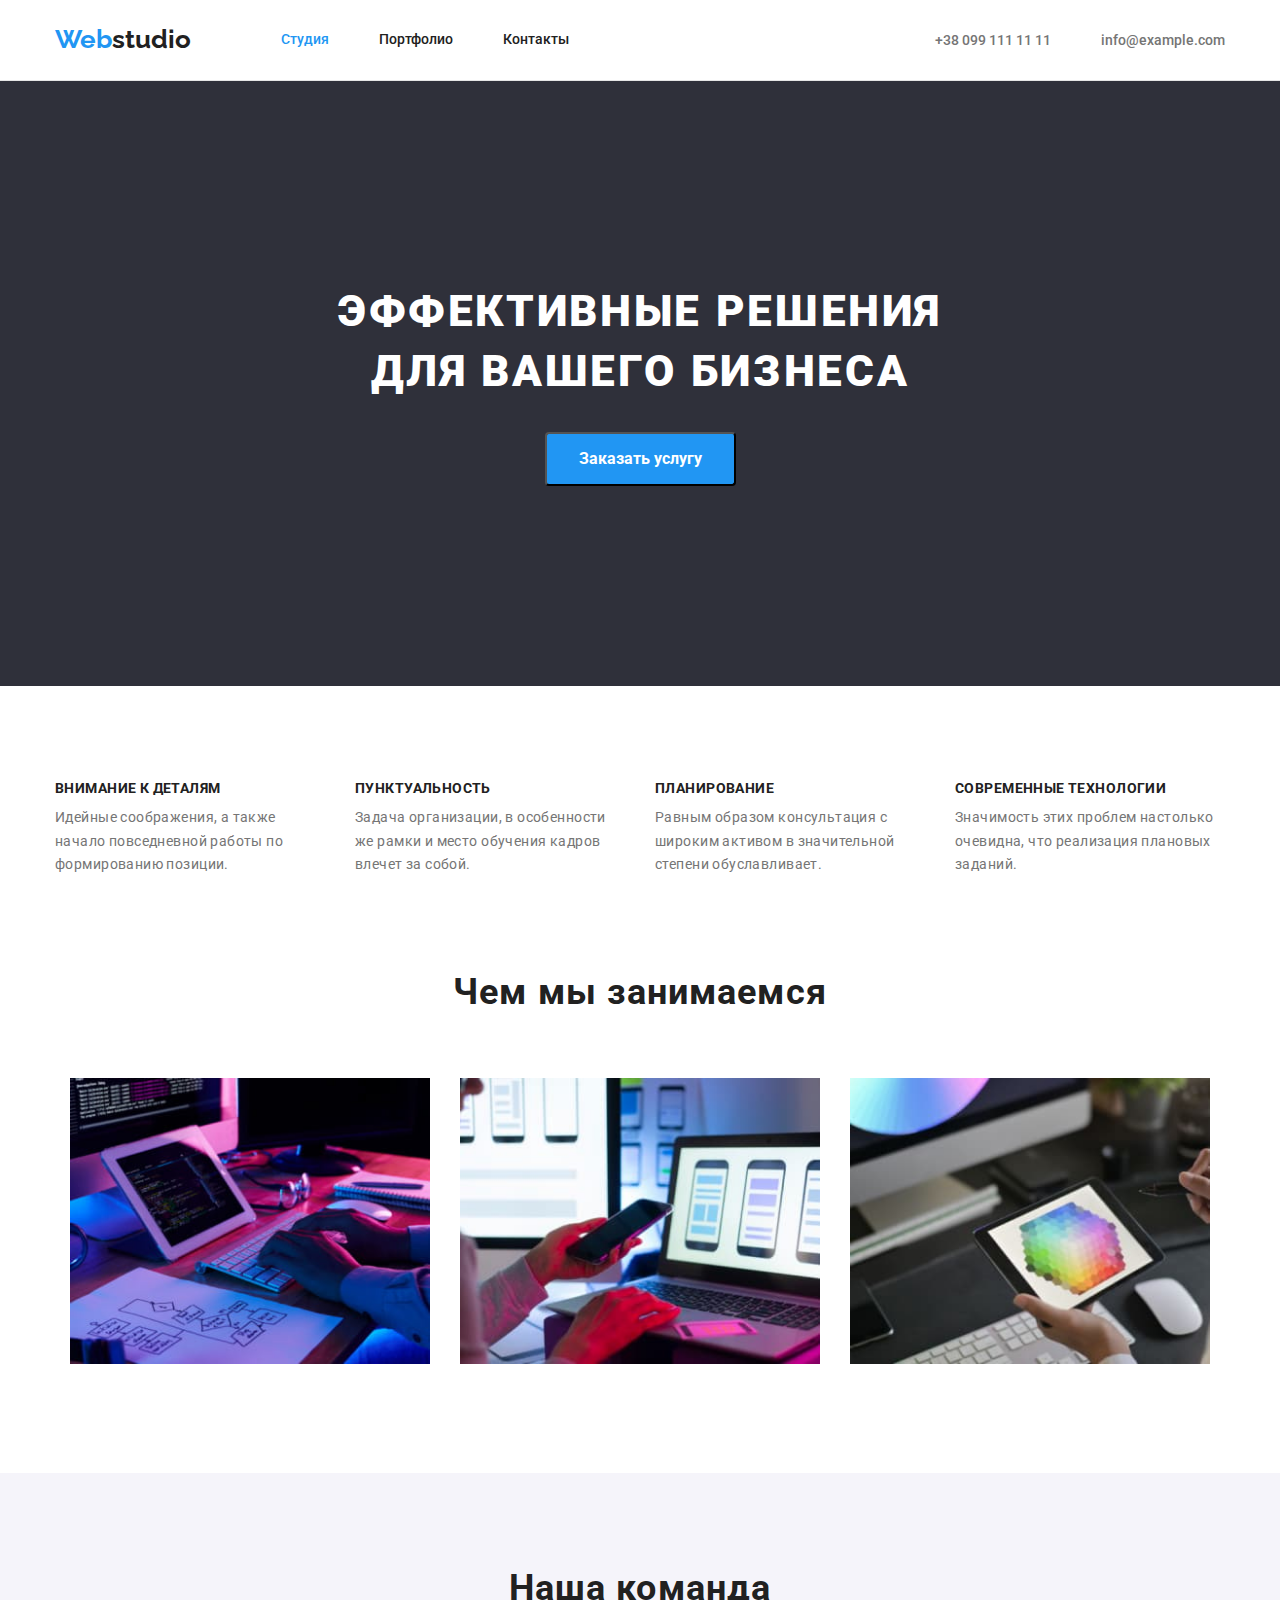
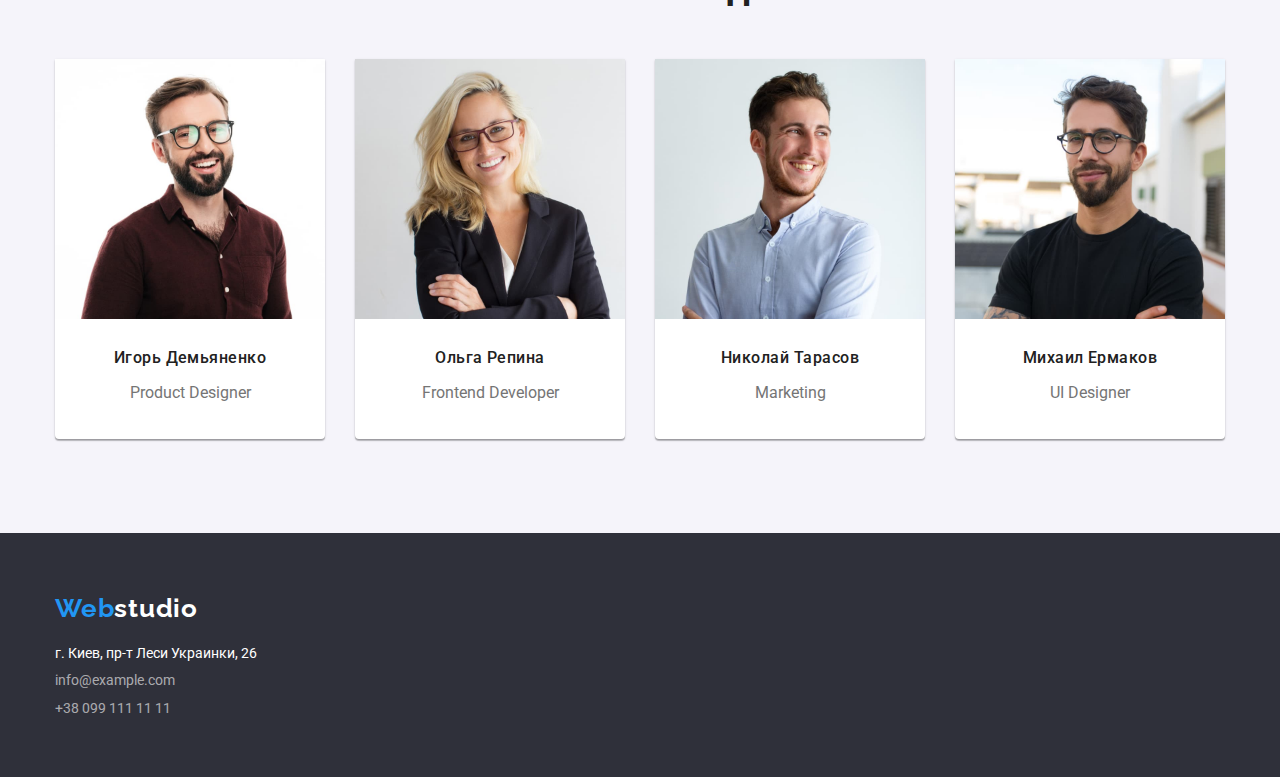
<file: index.html>
<!DOCTYPE html>
<html lang="ru">
<head>
    <meta charset="UTF-8">
    <meta http-equiv="X-UA-Compatible" content="IE=edge">
    <meta name="viewport" content="width=device-width, initial-scale=1.0">
    <title>WebStudio</title>
    <!--Fonts-->
    <link rel="preconnect" href="https://fonts.googleapis.com">
    <link rel="preconnect" href="https://fonts.gstatic.com" crossorigin>
    <link
        href="https://fonts.googleapis.com/css2?family=Oleo+Script:wght@400;700&family=Raleway:wght@700&family=Roboto:wght@400;500;700;900&display=swap"
        rel="stylesheet">
    <link rel="stylesheet" href="https://cdn.jsdelivr.net/npm/modern-normalize@1.1.0/modern-normalize.min.css" />
    <link rel="stylesheet" href="./css/styles.css">
</head>
<body>
    <header class="page-header">
        <div class="container main-nav">
        <!--about-->
            <a class="logo" href="./index.html">Web<span class="logo-text">studio</span></a>
            <nav class="header-nav">
                <ul class="header-list list">
                    <li class="item"><a class="header-link current" href="./index.html">Студия</a></li>
                    <li class="item"><a class="header-link" href="./portfolio.html">Портфолио</a></li>
                    <li class="item"><a class="header-link" href="">Контакты</a></li>
                </ul>
            </nav>
                <ul class="header-list-auth list">
                    <li class="item">
                        <a class="header-list-item" href="tel:+380991111111">+38 099 111 11 11</a>
                    </li>
                    <li class="item">
                        <a class="header-list-item" href="mailto:info@example.com">info@example.com</a>
                    </li>
                </ul>
        </div>
    </header>
    <main>
<!--Block 1-->
<section class="section-about">
    <div class="container">
    <h1 class="section-title text-about">Эффективные решения для вашего бизнеса</h1>
    <button class="button-hero" type="button">Заказать услугу</button>
    </div>
</section>
<!--Block 2-->
<section class="section-descreption">
    <div class="container">
    <h2 class="visually-hidden">Наши преимущества</h2>
    <ul class="feature-list list">
        <li class="list-item">
            <h3 class="descreption">Внимание к деталям</h3>
            <p class="text-descreption">Идейные соображения, а также начало повседневной работы по формированию позиции.</p>
        </li>
        <li class="list-item">
            <h3 class="descreption">Пунктуальность</h3>
            <p class="text-descreption">Задача организации, в особенности же рамки и место обучения кадров влечет за собой.</p>
        </li>
        <li class="list-item">
            <h3 class="descreption">Планирование</h3>
            <p class="text-descreption">Равным образом консультация с широким активом в значительной степени обуславливает.</p>
        </li>
        <li class="list-item">
            <h3 class="descreption">Современные технологии</h3>
            <p class="text-descreption">Значимость этих проблем настолько очевидна, что реализация плановых заданий.</p>
        </li>
    </ul>
    </div>
</section>
<!--Block3-->
<section class="work work-about work-about-section">
    <div class="container">
    <h2 class="work-text container-work">Чем мы занимаемся</h2>
    <ul class="list">
        <li class="list-caption">
            <img class="caption-img" src="./imiges/block3/bild1.jpg" alt="the person typing" width="370" height="290">
        </li>
        <li class="list-caption">
            <img class="caption-img" src="./imiges/block3/bild2.jpg" alt="the person chooses layout" width="370" height="290">
        </li>
        <li class="list-caption">
            <img class="caption-img" src="./imiges/block3/bild3.jpg" alt="the person chooses color" width="370" height="290">
        </li>
    </ul>
    </div>
</section>
<!--Block 4 Team-->
<section class="team no-padding">
    <div class="container">
    <h2 class="team-title">Наша команда</h2>
    <ul class="list">
        <li class="team-worker">
            <img src="./imiges/block4/screen1.jpg" alt="photo of team person" width="270" height="260">
            <div class="team-container">
            <h3 class="team-name">Игорь Демьяненко</h3>
            <p class="position" lang="en">Product Designer</p>
            </div>
        </li>
        <li class="team-worker"> 
            <img src="./imiges/block4/screen2.jpg" alt="photo of team person" width="270" height="260">
            <div class="team-container">
            <h3 class="team-name">Ольга Репина</h3>
            <p class="position" lang="en">Frontend Developer</p>
            </div>
        </li>
        <li class="team-worker">
            <img src="./imiges/block4/screen3.jpg" alt="photo of team person" width="270" height="260">
            <div class="team-container">
            <h3 class="team-name">Николай Тарасов</h3>
            <p class="position" lang="en">Marketing</p>
            </div>
        </li>
        <li class="team-worker">
            <img src="./imiges/block4/screen4.jpg" alt="photo of team person" width="270" height="260">
            <div class="team-container">
            <h3 class="team-name">Михаил Ермаков</h3>
            <p class="position" lang="en">UI Designer</p>
            </div>
        </li>
    </ul>
    </div>
</section>
    </main> 
    <!--Block 5 Address-->
<footer class="footer">
    <section>
        <div class="container">
        <h2 class="visually-hidden">Контакты</h2>
        <a class="logo" href="./index.html">Web<span class="footer-logo-text">studio</span></a>
        <address class="address">
            <ul class="list-footer list-list">
            <li class="item">
                <a class="list-adress item-map" href="https://goo.gl/maps/WNtPrvYmRMJwgZ4R8" target="_blank" rel="noopener noreferrer">г. Киев, пр-т Леси Украинки, 26</a>
            </li>
            <li class="item">
                <a class="list-mail" href="mailto:info@example.com">info@example.com</a>
            </li>
            <li class="item">
                <a class="list-phone" href="tel:+380991111111">+38 099 111 11 11</a>
            </li>
            </ul>
        </address>
        </div>
    </section>
</footer>  
</body>
</html>
</file>
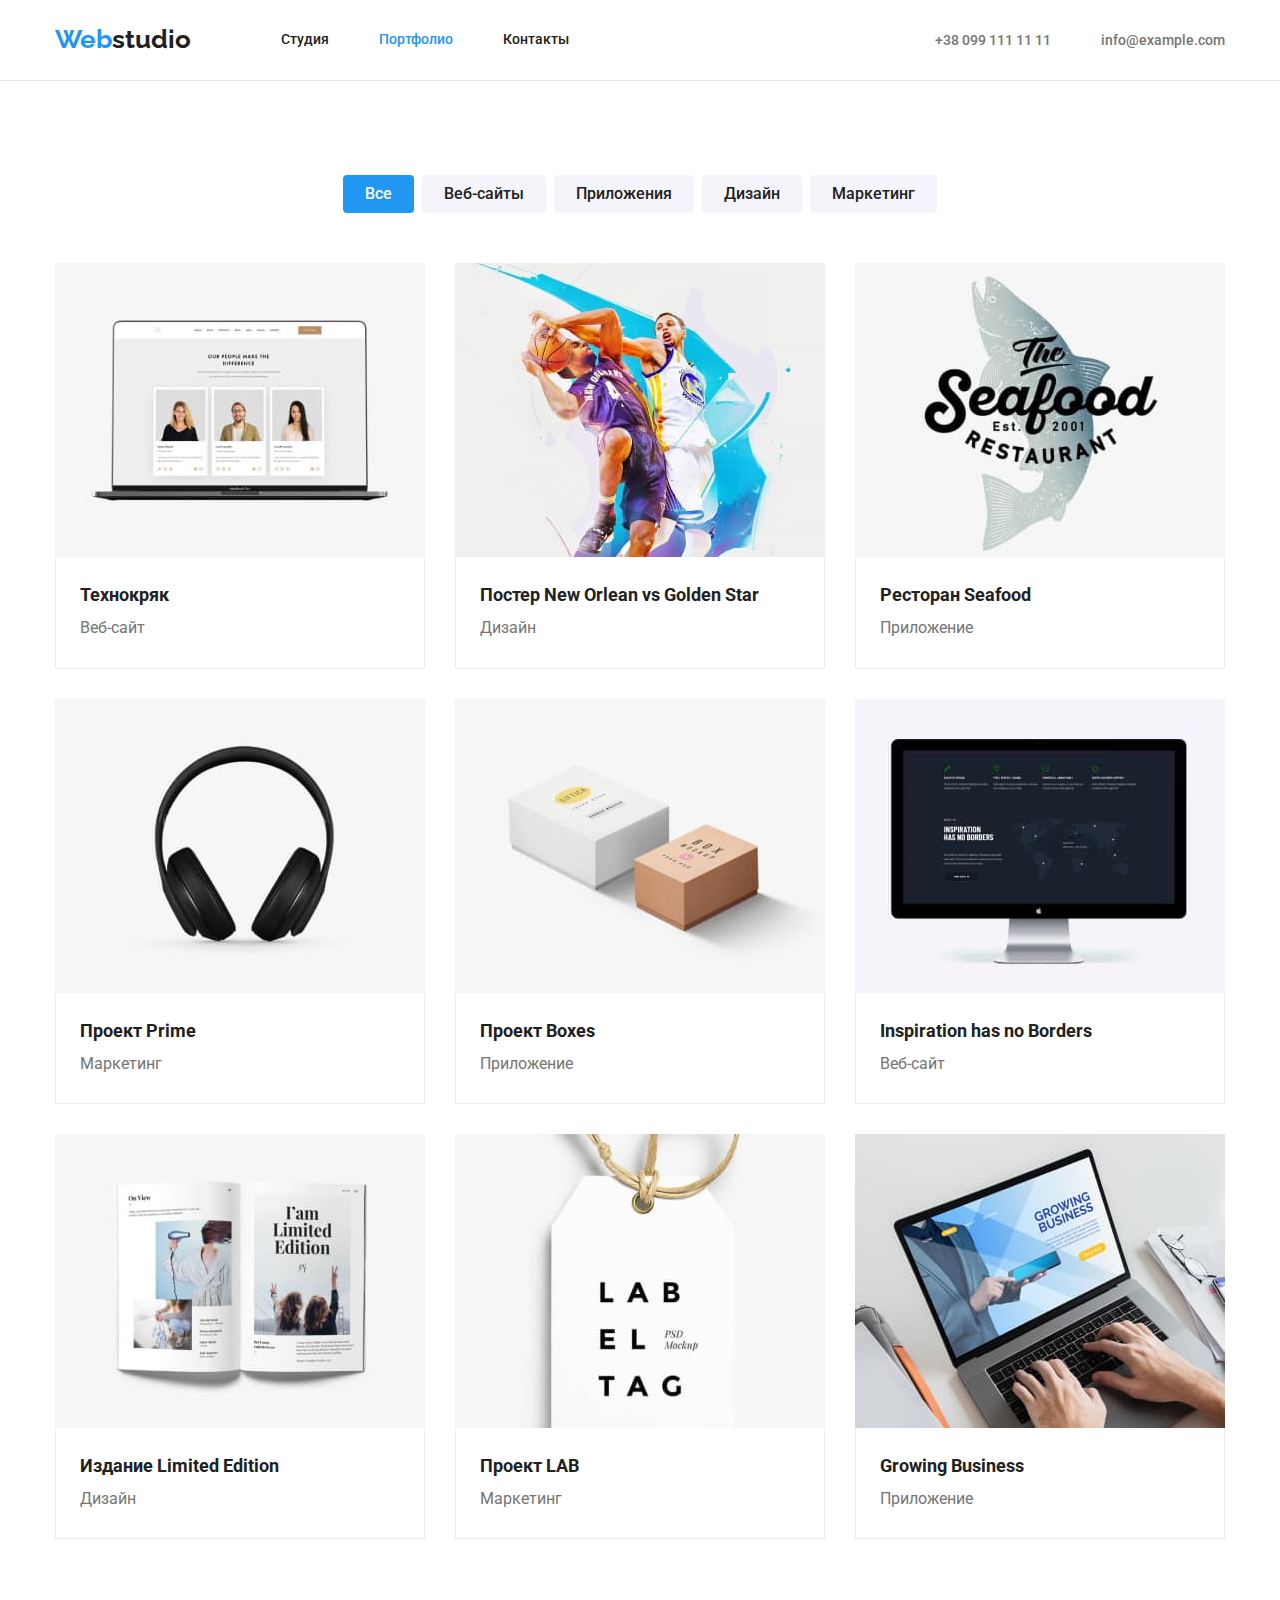
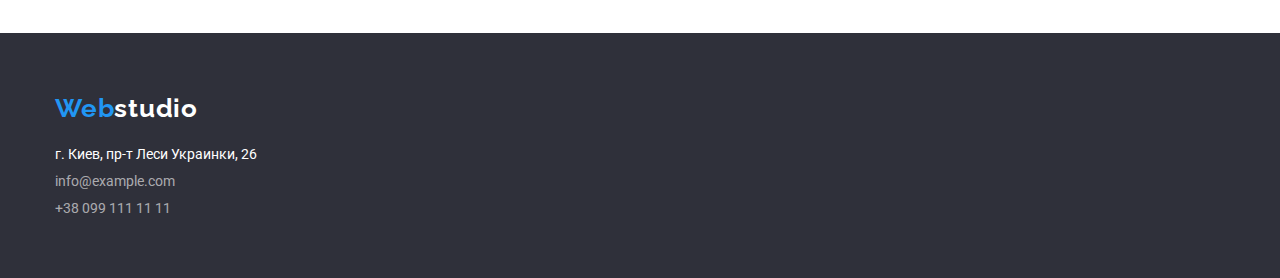
<file: portfolio.html>
<!DOCTYPE html>
<html lang="ru">
<head>
    <meta charset="UTF-8">
    <meta http-equiv="X-UA-Compatible" content="IE=edge">
    <meta name="viewport" content="width=device-width, initial-scale=1.0">
    <title>Portfolio</title>
    <link rel="preconnect" href="https://fonts.googleapis.com">
    <link rel="preconnect" href="https://fonts.gstatic.com" crossorigin>
    <link 
        href="https://fonts.googleapis.com/css2?family=Oleo+Script:wght@400;700&family=Raleway:wght@700&family=Roboto:wght@400;500;700;900&display=swap"
        rel="stylesheet">
    <link rel="stylesheet" href="https://cdn.jsdelivr.net/npm/modern-normalize@1.1.0/modern-normalize.min.css" />
    <link rel="stylesheet" href="./css/styles.css">
</head>
<body>
    <header class="page-header">
        <div class="container main-nav">
            <!--about-->
            <a class="logo" href="./index.html">Web<span class="logo-text">studio</span></a>
            <nav class="header-nav">
                <ul class="header-list list">
                    <li class="item"><a class="header-link" href="./index.html">Студия</a></li>
                    <li class="item"><a class="header-link current" href="./portfolio.html">Портфолио</a></li>
                    <li class="item"><a class="header-link" href="">Контакты</a></li>
                </ul>
            </nav>
            <ul class="header-list-auth list">
                <li class="item">
                    <a class="header-list-item" href="tel:+380991111111">+38 099 111 11 11</a>
                </li>
                <li class="item">
                    <a class="header-list-item" href="mailto:info@example.com">info@example.com</a>
                </li>
            </ul>
        </div>
    </header>
    <main>
        <!--Block 1 Button-->
        <section class="portfolio">
            <div class="container">
            <h1 class="visually-hidden">Наши работы</h1>
            <ul class="filter list">
                <li>
                    <button class="button-nav" type="button">Все</button>
                </li>
                <li>
                    <button class="btn" type="button">Веб-сайты</button>
                <li>
                    <button class="btn" type="button">Приложения</button>
                </li>
                <li>
                    <button class="btn" type="button">Дизайн</button>
                </li>
                <li>
                    <button class="btn" type="button">Маркетинг</button>
                </li>
            </ul>
            </div>
            <div class="container">
            <ul class="link list">
                <li class="item-link">
                    <a href="">
                        <img src="./imiges/block-portfolio/blockportfolio1.jpg" alt="employee image" width="370" height="290">
                        <div class="list-direction">
                        <h2 class="direction">Технокряк</h2>
                        <p class="description">Веб-сайт</p>
                        </div>
                    </a>
                <li class="item-link">
                    <a href="">
                        <img src="./imiges/block-portfolio/blockportfolio4.jpg" alt="play baskedball" width="370" height="290">
                        <div class="list-direction">
                        <h2 class="direction">Постер<span lang="en"> New Orlean vs Golden Star</span></h2>
                        <p class="description">Дизайн</p>
                        </div>
                    </a>
                </li>
                <li class="item-link">
                    <a href="">
                        <img src="./imiges/block-portfolio/blockportfolio5.jpg" alt="seafood restaurant" width="370" height="290">
                        <div class="list-direction">
                        <h2 class="direction">Ресторан<span lang="en"> Seafood</span></h2>
                        <p class="description">Приложение</p>
                        </div>
                    </a>
                </li>
                <li class="item-link">
                    <a href="">
                        <img src="./imiges/block-portfolio/blockportfolio2.jpg" alt="headphone image" width="370" height="290">
                        <div class="list-direction">
                        <h2 class="direction">Проект<span lang="en"> Prime</span></h2>
                        <p class="description">Маркетинг</p>
                        </div>
                    </a>
                </li>
                <li class="item-link">
                    <a href="">
                        <img src="./imiges/block-portfolio/blockportfolio6.jpg" alt="boxes image" width="370" height="290">
                        <div class="list-direction">
                        <h2 class="direction" >Проект<span lang="en"> Boxes</span></h2>
                        <p class="description">Приложение</p>
                        </div>
                    </a>
                </li>
                <li class="item-link">
                    <a href="">
                        <img src="./imiges/block-portfolio/blockportfolio7.jpg" alt="monitor image" width="370" height="290">
                        <div class="list-direction">
                        <h2 class="direction" lang="en">Inspiration has no Borders</h2>
                        <p class="description">Веб-сайт</p>
                        </div>
                    </a>
                </li>
                <li class="item-link">
                    <a href="">
                        <img src="./imiges/block-portfolio/blockportfolio3.jpg" alt="magasine image" width="370" height="290">
                        <div class="list-direction">
                        <h2 class="direction">Издание<span lang="en"> Limited Edition</span></h2>
                        <p class="description">Дизайн</p>
                        </div>
                    </a>
                </li>
                <li class="item-link">
                    <a href="">
                        <img src="./imiges/block-portfolio/blockportfolio8.jpg" alt="project name" width="370" height="290">
                        <div class="list-direction">
                        <h2 class="direction">Проект<span lang="en"> LAB</span></h2>
                        <p class="description">Маркетинг</p>
                        </div>
                    </a>
                </li>
                <li class="item-link">
                    <a href="">
                        <img src="./imiges/block-portfolio/blockportfolio9.jpg" alt="typing on notebook" width="370" height="290">
                        <div class="list-direction">
                        <h2 class="direction" lang="en">Growing Business</h2>
                        <p class="description">Приложение</p>
                        </div>
                    </a>
                </li>
            </ul>
            </div>
        </section>
    </main>
<footer class="footer">
    <section>
        <div class="container">
            <h2 class="visually-hidden">Контакты</h2>
            <a class="logo" href="./index.html">Web<span class="footer-logo-text">studio</span></a>
            <address class="address">
                <ul class="list-footer list-list">
                    <li class="item">
                        <a class="list-adress item-map" href="https://goo.gl/maps/WNtPrvYmRMJwgZ4R8" target="_blank"
                            rel="noopener noreferrer">г. Киев, пр-т Леси Украинки, 26</a>
                    </li>
                    <li class="item">
                        <a class="list-mail" href="mailto:info@example.com">info@example.com</a>
                    </li>
                    <li class="item">
                        <a class="list-phone" href="tel:+380991111111">+38 099 111 11 11</a>
                    </li>
                </ul>
            </address>
        </div>
    </section>
</footer>
</body>
</html>
</file>
<file: css/styles.css>
:root {
 --primary-text-color: #757575;
 --title-text-color: #212121;
 --accent-color: #2196F3;
 --bg-color: #FFFFFF;
 --secondary-bg-color: #2F303A; 
 --third-bg-color: #F5F4FA;
 --primary-color: #188CE8;
 --page-header-color: #E5E5E5;
}

body {
    font-family: "Roboto", "Regular", sans-serif;
    background-color: var(--bg-color);
    font-style: normal;
    color: var(--title-text-color)
}

/* reset */
h1,
h2,
h3,
h4,
p {
    margin: 0;
}

img {
    display: block;
    max-width: 100%;
    height: auto;
}

.visually-hidden {
    position: absolute;
    white-space: nowrap;
    width: 1px;
    height: 1px;
    overflow: hidden;
    border: 0;
    padding: 0;
    clip: rect(0 0 0 0);
    clip-path: inset(50%);
    margin: -1px;
}

/* container */

.list {
    margin: -15px;
    display: flex;
    list-style: none;
    margin: 0;
    padding: 0;
}

.list-caption {
    margin: 15px;
}

.list-footer {
    list-style: none;
    margin: 0;
    padding: 0;
}

.container{
    width: 1200px;
    padding-left: 15px;
    padding-right: 15px;
    margin-left: auto;
    margin-right: auto;
}

.container-work{
    padding-top: 0px;
}

.page-header {
    border-bottom: 1px solid var(--page-header-color);
}

/*Main nav */

.main-nav {
    display: flex;
    align-items: center;
}

.header-nav {
    display: flex;
}

/* Button portfolio */

.button-hero {
    display: inline-block;
    padding: 10px 32px;
    border-radius: 4px;
    line-height: 30px;

    color: var(--bg-color);
    background-color: var(--accent-color);
    font-weight: 700;
    font-size: 16px;

}

.button-hero:hover,
.button-hero:focus {
    color: var(--bg-color);
    background-color: var(--primary-color);
}

.button-nav {
    display: inline-block;
    padding: 6px 22px;
    border-radius: 4px;
    line-height: 26px;

    font-family: inherit;
    color: var(--bg-color);
    background-color: var(--accent-color);
    font-weight: 500;
    font-size: 16px;
    border: none;
}

.button-nav:hover,
.button-nav:focus {
    color: var(--bg-color);
}

.btn {
    display: inline-block;
    padding: 6px 22px;
    border-radius: 4px;
    margin-left: 8px;
    line-height: 26px;

    font-family: inherit;
    color: var(--title-text-color);
    background-color: var(--third-bg-color);
    font-weight: 500;
    font-size: 16px;
    border: none;
}

.btn:hover,
.btn:focus {
    color: var(--bg-color);
    background-color: var(--accent-color);
}

.filter{
   margin-bottom: 50px;
   justify-content: center;
}

.section-title {
    color: var(--title-text-color);    
}

a {
    text-decoration: none;
}

/* WebStudio */
.logo {
    margin-top: 24px;
    margin-bottom: 25px;

    font-family: 'Raleway', sans-serif;
    font-weight: 700;
    font-size: 26px;
    line-height: 1.2;
    color: var(--accent-color);
}

.logo-text{
    color: var(--title-text-color)
}

/* Section about */

.section-about {
    text-align: center;
    padding-top: 200px;
    padding-bottom: 200px;

    background-color: var(--secondary-bg-color);
}

.section-about .section-title {
    max-width: 650px;
    margin: 0 auto;
    margin-bottom: 30px;
    margin-top: 0;
    text-transform: uppercase;
    font-weight: 900;
    font-size: 44px;
    line-height: 1.37;
    letter-spacing: 0.06em;
    text-align: center;
}

.feature-list {
    display: flex;
    flex-wrap: wrap;
    padding-left: 0;
}

.feature-list .list-item {
    width: 270px;
}

.feature-list .list-item:not(:last-child) {
    margin-right: 30px;
}

.feature-list .descreption {
    margin: 0;
    margin-bottom: 10px;
}

.text-about {
    font-family: 'Roboto';
    font-weight: 700;
    font-size: 44px;
    line-height: 1.9;
    text-transform: uppercase;
    color: var(--bg-color);
    margin-bottom: 40px;
}

.section-descreption {
    padding: 94px 0;
}
.descreption{
    margin-bottom: 10px;
    margin-top: 0;
    font-family: 'Roboto';
    font-weight: 700;
    font-size: 14px;
    line-height: 1.15;
    letter-spacing: 0.03em;
    text-transform: uppercase;
    color: var(--title-text-color);
}

.text-descreption {
    font-size: 14px;
    line-height: 1.7;
    letter-spacing: 0.03em;
    color: var(--primary-text-color);
}

.list .list-item {
    width: 270px;
}

/* Section work */

.work {
    padding-bottom: 94px;
}

.work .work-text {
    margin-top: 0;
    margin-bottom: 50px;
    text-align: center;
}

.work .work-about {
    padding-top: 0;
    padding-bottom: 0;
}

.work .work-about .work-about-section {
    padding-top: 0%;
}

.work .work-text {
    margin-top: 0;
    margin-bottom: 50px;
}

.work-text {
    text-align: center;
    font-weight: 700;
    font-size: 36px;
    line-height: 1.17;
    letter-spacing: 0.03em;
    color: var(--title-text-color);
}

.caption-img:nth-child(2) {
    margin-right: 30px;
    margin-left: 30px;
}

/* Team */

.team {
    background: var(--third-bg-color);
    padding-top: 94px;
    padding-bottom: 94px;
}

.team-title {
    margin-top: 0;
    margin-bottom: 50px;
    
    font-height: 700;
    font-size: 36px;
    line-height: 1, 17;
    text-align: center;
}

.time .team-title {
    margin-top: 0;
    margin-bottom: 50px;
    
    color: var(--title-text-color);
    font-weight: 700;
    font-size: 36px;
    line-height: 1, 17;
    text-align: center;
}

.section .no-padding {
    padding-top: 0;
    padding-bottom: 0;
}


.team-container {
    padding-top: 30px;
    padding-bottom: 30px;
}

.list .team-name {
    margin-bottom: 10px;
    margin-top: 0;
    text-align: center;
}

.list .position {
    margin-top: 0;
    margin-bottom: 0;
    color: var(--primary-text-color);
    font-weight: 400;
    font-size: 16px;
    line-height: 1.9;
    text-align: center;
}

.team-worker:nth-child(-n+3) {
    margin-right: 30px;
}

.team-worker {
    background: var(--bg-color);
    box-shadow: 0px 1px 3px rgba(0, 0, 0, 0.12), 0px 1px 1px rgba(0, 0, 0, 0.14), 0px 2px 1px rgba(0, 0, 0, 0.2);
    border-radius: 0px 0px 4px 4px;
}

/* Footer */

.footer-logo-text {
    font-weight: 700;
    font-size: 26px;
    line-height: 1.2;
    color: var(--bg-color);
}

.header-list {
    display: flex;
    margin-left: 90px;
}

.header-list .item + .item {
    margin-left: 50px;
}


.header-list-auth {
    display: flex;
    margin-left: auto;
}

.header-list-auth .item + .item {
    margin-left: 50px;
}

/* Header-link*/

.header-link {
    display: block;
    padding-top: 32px;
    padding-bottom: 32px;

    font-family: 'Roboto', sans-serif;
    font-weight: 500;
    font-size: 14px;
    line-height: 1.14;
    color: var(--title-text-color);  
}

.header-link:hover,
.header-link:focus {
    color: var(--accent-color)
}
/* Header-list */

.header-list-item{
    padding-top: 32px;
    padding-bottom: 32px;
    font-family: 'Roboto', sans-serif;
    font-weight: 500;
    font-size: 14px;
    line-height: 1.14;
    color: var(--primary-text-color)
}

.header-list-item:hover,
.header-list-item:focus {
    color: var(--accent-color)
}

.header-link.current {
    color: var(--accent-color)
}

.team-title{
    font-family: 'Roboto';
    font-weight: 700;
    font-size: 36px;
    line-height: 1.17;
    letter-spacing: 0.03em;
    color: var(--title-text-color);
}
.team-name{
    font-family: 'Roboto';
    font-style: normal;
    font-weight: 500;
    font-size: 16px;
    line-height: 1.18;
    text-align: center;
    letter-spacing: 0.03em;
    color: var(--title-text-color);
}
.position{
    font-family: 'Roboto';
    font-style: normal;
    font-weight: 400;
    font-size: 16px;
    line-height: 1.18;
    text-align: center;
    color: var(--primary-text-color);
}

/* Footer */

.footer {
    padding-top: 60px;
    padding-bottom: 60px;
    background-color: var(--secondary-bg-color);
}

.footer .logo {
    margin-top: 60px;
    margin-bottom: 20px;
    font-weight: 700;
    font-size: 26px;
    line-height: 1.2;
    letter-spacing: 0.03em;
}

.address {
    margin-top: 20px;
}

.list-footer.list-list>.item:nth-child(n+2) {
    margin-top: 9px;
}

.adress .item-map {
    font-weight: 400;
    font-size: 14px;
    line-height: 1.72;
    letter-spacing: 0.03em;        
}

.list-adress{
    font-family: 'Roboto';
    font-style: normal;
    font-weight: 400;
    font-size: 14px;
    line-height: 1.15;
    color: var(--bg-color);
}

.list-phone {
    font-family: 'Roboto';
    font-style: normal;
    font-weight: 400;
    font-size: 14px;
    line-height: 1.15;
    color: rgba(255, 255, 255, 0.6);
}

.list-mail {
    font-family: 'Roboto';
        font-style: normal;
        font-weight: 400;
        font-size: 14px;
        line-height: 1.15;
        color: rgba(255, 255, 255, 0.6);
}
 
/* Portfolio */

.portfolio {
    padding: 94px 0;
}

.direction {
    font-family: 'Roboto';
    font-weight: 700;
    font-size: 18px;
    line-height: 2;
    color: var(--title-text-color);
}

.list-direction {
    padding-top: 20px;
    padding-bottom: 20px;
    padding-left: 24px;
    padding-right: 24px;
    border: 1px solid #EEEEEE;
    border-top: none;
}

.description {
    margin-bottom: 4px;
    font-size: 16px;
    line-height: 1.9;
    color: var(--primary-text-color);
}

.link.list {
    display: flex;
    flex-wrap: wrap;
    margin: -15px;
}

.flex-link.item-link {
    width: 370px;
    margin-right: 30px;
    margin-bottom: 30px;
}

.item-link:nth-child(3n) {
    margin-right: 0;
}

.item-link {
    margin-bottom: 0%;
    margin: 15px;
}
</file>
